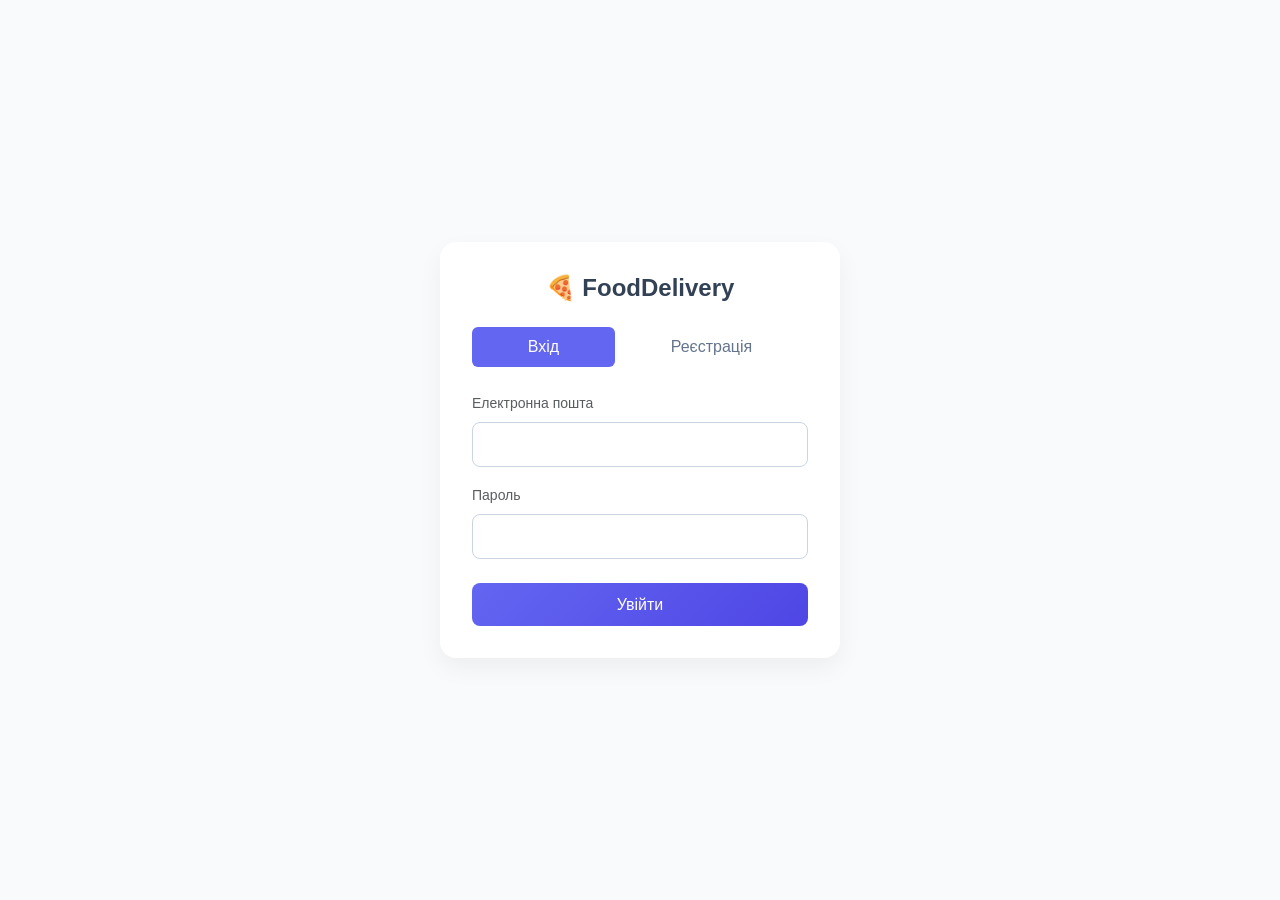
<file: wwwroot/client.html>
<!DOCTYPE html>
<html lang="uk">
<head>
    <meta charset="UTF-8">
    <meta name="viewport" content="width=device-width, initial-scale=1.0">
    <title>Меню - FoodDelivery</title>
    <link href="https://fonts.googleapis.com/css2?family=Inter:wght@400;500;600;700&display=swap" rel="stylesheet">
    <link href="https://cdn.jsdelivr.net/npm/bootstrap@5.3.0/dist/css/bootstrap.min.css" rel="stylesheet">
    <link rel="stylesheet" href="https://cdn.jsdelivr.net/npm/bootstrap-icons@1.11.1/font/bootstrap-icons.css">
    <link rel="stylesheet" href="css/site.css" />
</head>
<body class="bg-light">

    <nav class="navbar navbar-expand-lg custom-navbar mb-4 shadow-sm sticky-top">
        <div class="container">
            <a class="navbar-brand fw-bold d-flex align-items-center gap-2" href="#">
                <div class="logo-icon"><i class="bi bi-shop"></i></div>
                <span>FoodDelivery</span>
            </a>
            <div class="d-flex gap-3 align-items-center">
                <button class="btn btn-outline-primary position-relative" data-bs-toggle="offcanvas" data-bs-target="#cartOffcanvas">
                    <i class="bi bi-cart3"></i> Кошик
                    <span id="cart-badge" class="position-absolute top-0 start-100 translate-middle badge rounded-pill bg-danger d-none">
                        0
                    </span>
                </button>
                <button onclick="logout()" class="btn btn-outline-secondary btn-sm">Вийти</button>
            </div>
        </div>
    </nav>

    <div class="container mb-5">
        <h4 class="fw-bold mb-4">Наше меню</h4>
        <div class="row g-4" id="menu-container">
            <div class="text-center py-5"><div class="spinner-border text-primary" role="status"></div></div>
        </div>
    </div>

    <div class="offcanvas offcanvas-end" tabindex="-1" id="cartOffcanvas" aria-labelledby="cartOffcanvasLabel">
        <div class="offcanvas-header border-bottom">
            <h5 class="offcanvas-title fw-bold" id="cartOffcanvasLabel"><i class="bi bi-cart-check me-2"></i>Ваше замовлення</h5>
            <button type="button" class="btn-close" data-bs-dismiss="offcanvas" aria-label="Close"></button>
        </div>
        <div class="offcanvas-body d-flex flex-column">
            
            <div id="cart-items" class="flex-grow-1 overflow-auto mb-3">
                <p class="text-muted text-center mt-4">Кошик порожній</p>
            </div>

            <div class="border-top pt-3" id="checkout-form-container" style="display: none;">
                <h5 class="d-flex justify-content-between fw-bold mb-3">
                    <span>Разом:</span>
                    <span id="cart-total" class="text-primary">0.00 ₴</span>
                </h5>
                <form action="javascript:void(0);" onsubmit="placeOrder()">
                    <div class="mb-2">
                        <label class="form-label small text-muted">АДРЕСА ДОСТАВКИ</label>
                        <input type="text" class="form-control custom-input" id="order-address" required placeholder="Вул. Хрещатик, 1">
                    </div>
                    <div class="mb-3">
                        <label class="form-label small text-muted">КОМЕНТАР ДЛЯ КУХАРЯ</label>
                        <textarea class="form-control custom-input" id="order-comment" rows="2" placeholder="Наприклад: без цибулі"></textarea>
                    </div>
                    <button type="submit" class="btn btn-primary-custom w-100 py-2 fs-5">Оформити замовлення</button>
                </form>
            </div>
            
        </div>
    </div>

    <script src="https://cdn.jsdelivr.net/npm/bootstrap@5.3.0/dist/js/bootstrap.bundle.min.js"></script>
    <script src="js/client.js"></script>
</body>
</html>
</file>
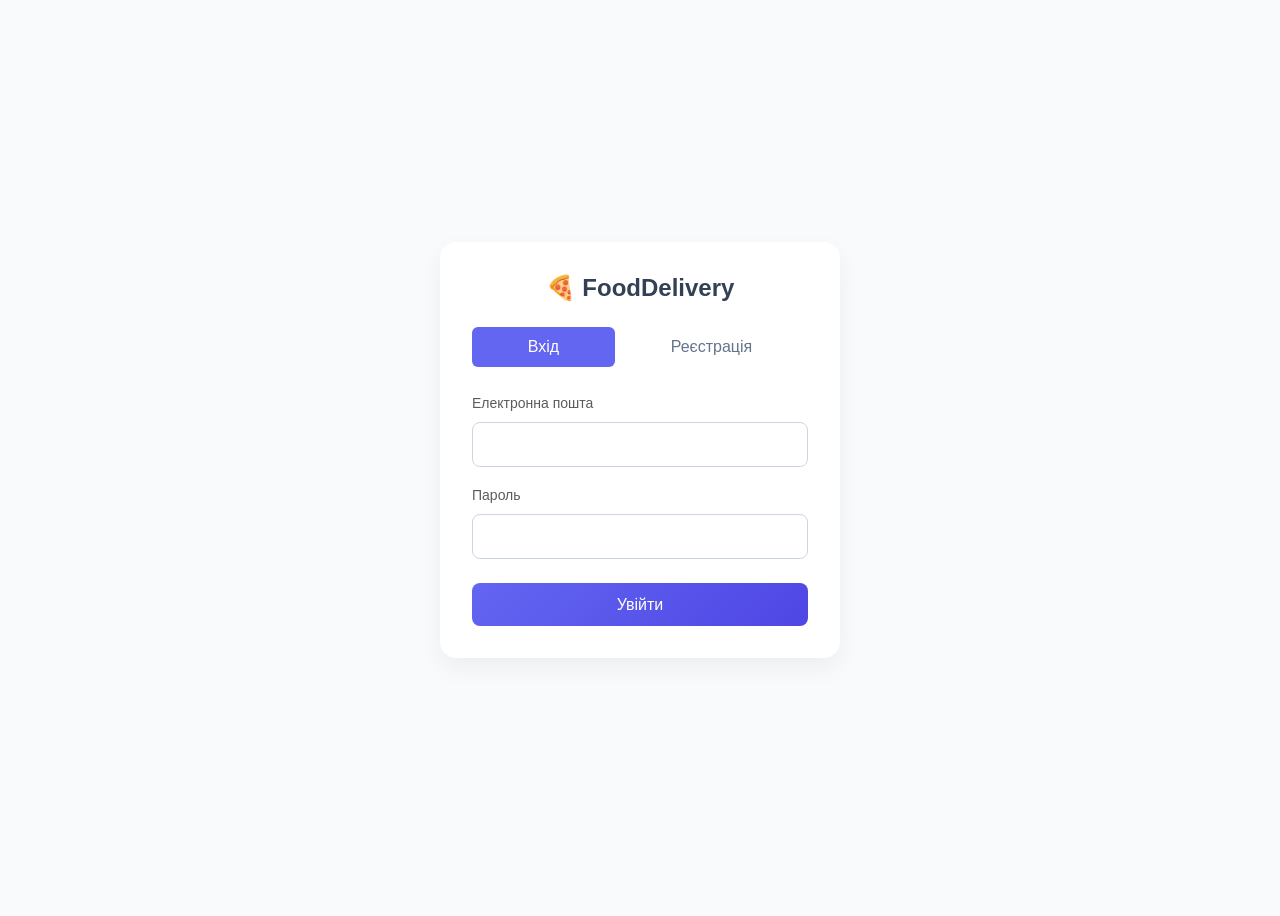
<file: wwwroot/courier.html>
<!DOCTYPE html>
<html lang="uk">
<head>
    <meta charset="UTF-8">
    <meta name="viewport" content="width=device-width, initial-scale=1.0">
    <title>Панель Кур'єра</title>
    <link href="https://fonts.googleapis.com/css2?family=Inter:wght@400;500;600;700&display=swap" rel="stylesheet">
    <link href="https://cdn.jsdelivr.net/npm/bootstrap@5.3.0/dist/css/bootstrap.min.css" rel="stylesheet">
    <link rel="stylesheet" href="https://cdn.jsdelivr.net/npm/bootstrap-icons@1.11.1/font/bootstrap-icons.css">
    <link rel="stylesheet" href="css/site.css" />
</head>
<body class="bg-light">

    <nav class="navbar custom-navbar shadow-sm sticky-top">
        <div class="container-fluid px-3 d-flex justify-content-between align-items-center">
            <span class="navbar-brand fw-bold mb-0"><i class="bi bi-bicycle text-primary me-2"></i>Доставка</span>
            <button onclick="logout()" class="btn btn-outline-danger btn-sm">Вийти</button>
        </div>
    </nav>

    <div class="container mt-3 mb-5 pb-5">
        
        <ul class="nav nav-pills nav-fill mb-4 bg-white rounded shadow-sm p-1" id="courierTabs">
            <li class="nav-item">
                <a class="nav-link active" id="available-tab" data-bs-toggle="pill" href="#available" onclick="loadAvailableOrders()">Вільні</a>
            </li>
            <li class="nav-item">
                <a class="nav-link" id="my-tab" data-bs-toggle="pill" href="#my-orders" onclick="loadMyOrders()">В роботі</a>
            </li>
        </ul>

        <div class="tab-content">
            <div class="tab-pane fade show active" id="available">
                <div id="available-list" class="d-flex flex-column gap-3">
                    <div class="text-center py-5 text-muted">Шукаємо нові замовлення...</div>
                </div>
            </div>

            <div class="tab-pane fade" id="my-orders">
                <div id="my-list" class="d-flex flex-column gap-3"></div>
            </div>
        </div>

    </div>

    <script src="https://cdn.jsdelivr.net/npm/bootstrap@5.3.0/dist/js/bootstrap.bundle.min.js"></script>
    <script src="js/courier.js"></script>
</body>
</html>
</file>
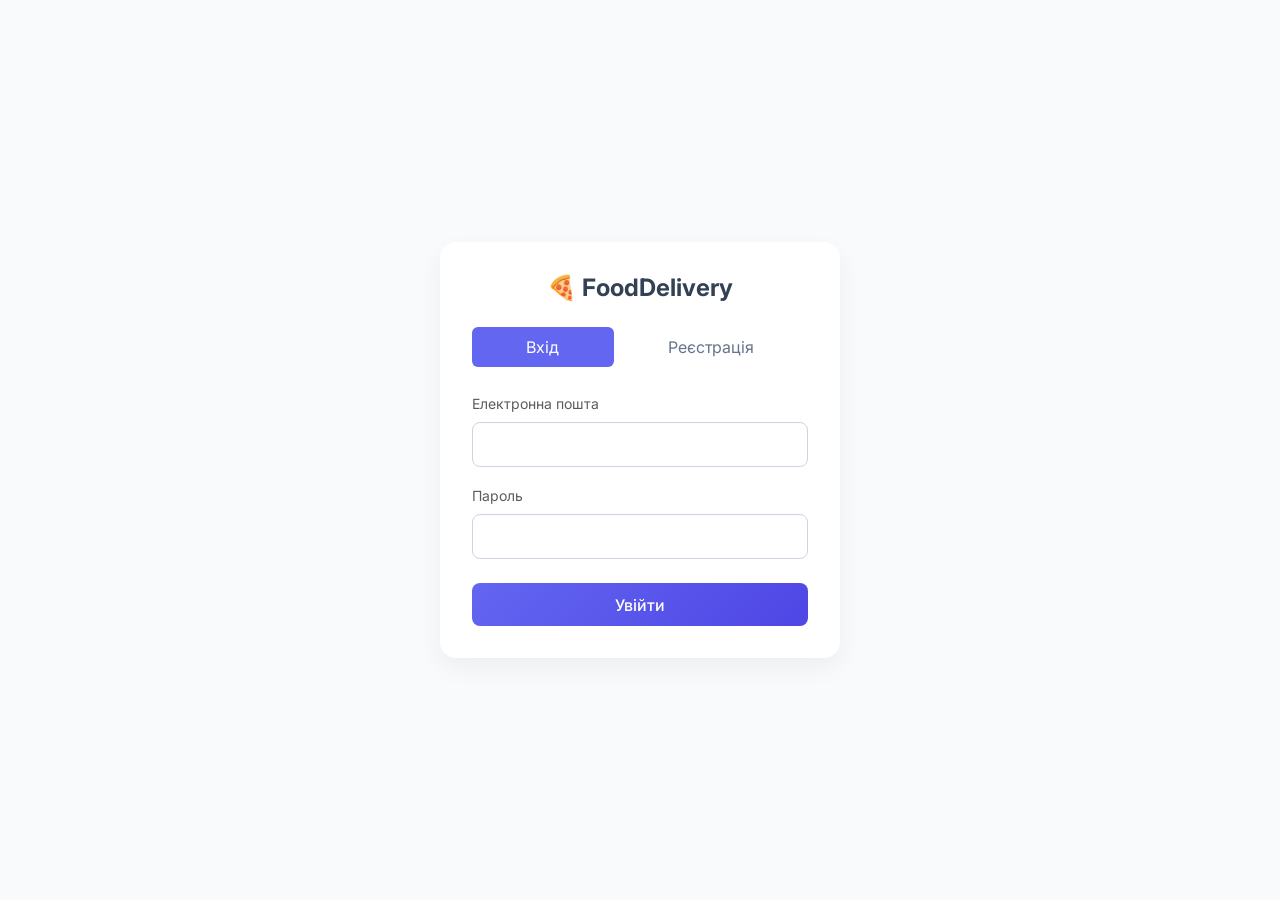
<file: wwwroot/dishes.html>
<!DOCTYPE html>
<html lang="uk">
<head>
    <meta charset="UTF-8">
    <meta name="viewport" content="width=device-width, initial-scale=1.0">
    <title>Страви - FoodDelivery</title>
    <link href="https://fonts.googleapis.com/css2?family=Inter:wght@400;500;600;700&display=swap" rel="stylesheet">
    <link href="https://cdn.jsdelivr.net/npm/bootstrap@5.3.0/dist/css/bootstrap.min.css" rel="stylesheet">
    <link rel="stylesheet" href="https://cdn.jsdelivr.net/npm/bootstrap-icons@1.11.1/font/bootstrap-icons.css">
    <link rel="stylesheet" href="css/site.css" />
</head>
<body class="bg-light">

    <nav class="navbar navbar-expand-lg custom-navbar mb-4 shadow-sm">
        <div class="container-fluid px-4">
            <a class="navbar-brand fw-bold d-flex align-items-center gap-2" href="#">
                <div class="logo-icon"><i class="bi bi-egg-fried"></i></div>
                <span>Адмін: Страви</span>
            </a>
            <div class="d-flex gap-3">
                <a href="index.html" class="btn btn-outline-secondary btn-sm">Категорії</a>
                <button onclick="logout()" class="btn btn-outline-danger btn-sm">Вийти</button>
            </div>
        </div>
    </nav>

    <div class="container-fluid px-4">
        <div class="row g-4">
            
            <div class="col-lg-4 col-xl-3">
                <div class="modern-card">
                    <div class="card-header-custom">
                        <h6 class="mb-0 fw-bold" id="form-title"><i class="bi bi-plus-circle me-2"></i>Додати страву</h6>
                    </div>
                    <div class="card-body-custom">
                        <form action="javascript:void(0);" onsubmit="saveDish()">
                            <input type="hidden" id="dish-id" value="0">
                            
                            <div class="mb-3">
                                <label class="form-label text-muted small fw-semibold">КАТЕГОРІЯ</label>
                                <select id="dish-category" class="form-select custom-input" required></select>
                            </div>
                            <div class="mb-3">
                                <label class="form-label text-muted small fw-semibold">НАЗВА СТРАВИ</label>
                                <input type="text" class="form-control custom-input" id="dish-name" required>
                            </div>
                            <div class="mb-3">
                                <label class="form-label text-muted small fw-semibold">ОПИС</label>
                                <textarea class="form-control custom-input" id="dish-desc" rows="2" required></textarea>
                            </div>
                            <div class="mb-4">
                                <label class="form-label text-muted small fw-semibold">ПОТОЧНА ЦІНА (₴)</label>
                                <input type="number" step="0.01" class="form-control custom-input" id="dish-price" required>
                            </div>
                            
                            <div class="d-flex gap-2">
                                <button type="button" class="btn btn-light w-50" id="btn-cancel" style="display:none;" onclick="resetForm()">Скасувати</button>
                                <button type="submit" class="btn btn-primary-custom w-100" id="btn-submit">Зберегти страву</button>
                            </div>
                        </form>
                    </div>
                </div>
            </div>

            <div class="col-lg-8 col-xl-9">
                <div class="modern-card">
                    <div class="table-responsive">
                        <table class="table custom-table align-middle mb-0">
                            <thead>
                                <tr>
                                    <th width="20%" class="ps-4">Категорія</th>
                                    <th width="25%">Назва</th>
                                    <th width="25%">Опис</th>
                                    <th width="15%">Ціна</th>
                                    <th width="15%" class="text-end pe-4">Дії</th>
                                </tr>
                            </thead>
                            <tbody id="dishes-list"></tbody>
                        </table>
                    </div>
                </div>
            </div>
        </div>
    </div>

    <div class="toast-container position-fixed bottom-0 end-0 p-3">
        <div id="liveToast" class="toast" role="alert">
            <div class="toast-header text-white bg-success border-0" id="toastHeader">
                <strong class="me-auto" id="toastTitle">Сповіщення</strong>
                <button type="button" class="btn-close btn-close-white" data-bs-dismiss="toast"></button>
            </div>
            <div class="toast-body bg-white" id="toastMessage"></div>
        </div>
    </div>

    <script src="https://cdn.jsdelivr.net/npm/bootstrap@5.3.0/dist/js/bootstrap.bundle.min.js"></script>
    <script src="js/dishes.js"></script>
</body>
</html>
</file>
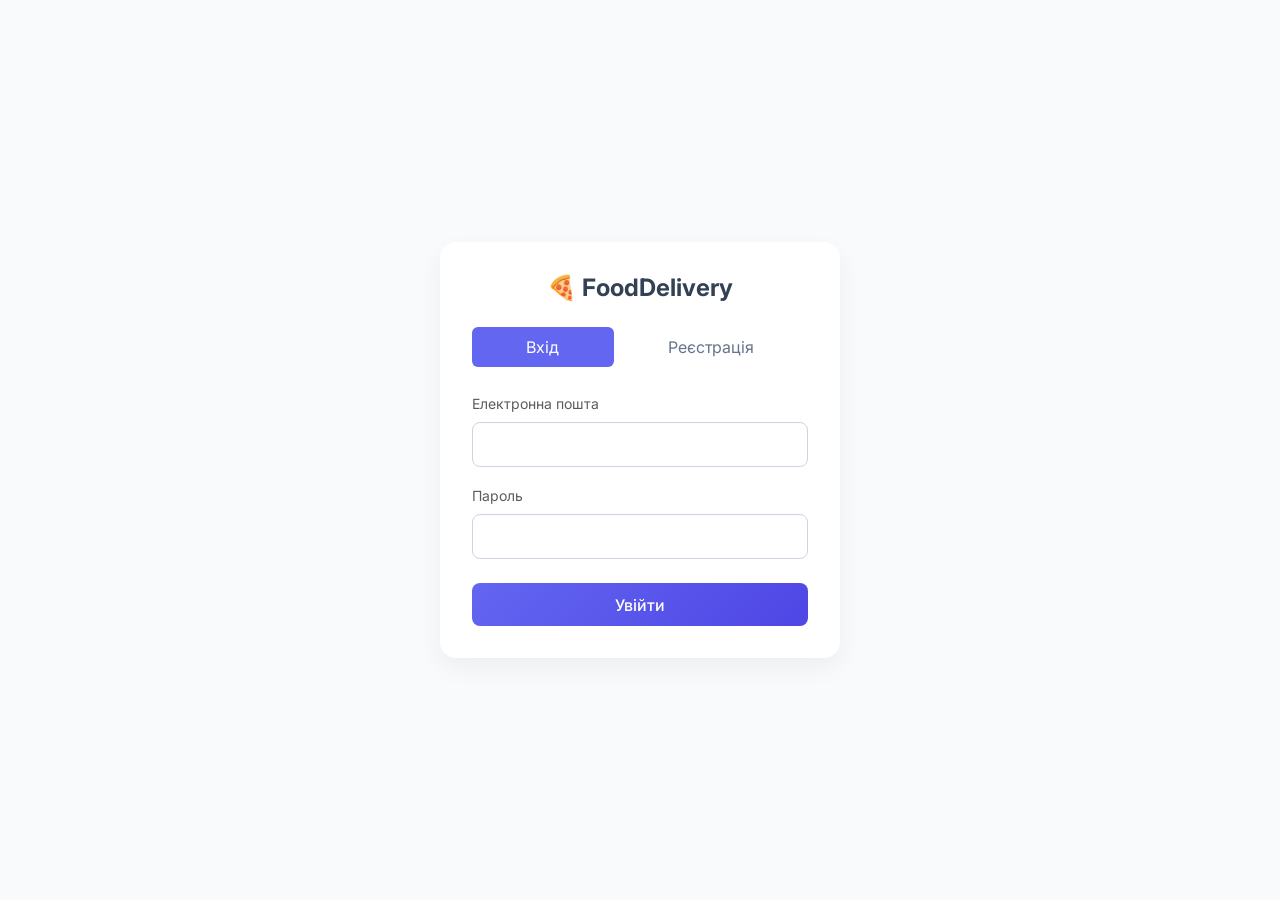
<file: wwwroot/login.html>
<!DOCTYPE html>
<html lang="uk">
<head>
    <meta charset="UTF-8">
    <meta name="viewport" content="width=device-width, initial-scale=1.0">
    <title>Вхід - Food Delivery</title>
    <link href="https://fonts.googleapis.com/css2?family=Inter:wght@400;500;600&display=swap" rel="stylesheet">
    <link href="https://cdn.jsdelivr.net/npm/bootstrap@5.3.0/dist/css/bootstrap.min.css" rel="stylesheet">
    <link rel="stylesheet" href="css/site.css" />
    <style>
        body { background-color: #f8fafc; display: flex; align-items: center; justify-content: center; height: 100vh; }
        .auth-card { background: white; padding: 2rem; border-radius: 16px; box-shadow: 0 10px 25px rgba(0,0,0,0.05); width: 100%; max-width: 400px; }
        .nav-pills .nav-link.active { background-color: #6366f1; }
        .nav-link { color: #64748b; cursor: pointer; }
    </style>
</head>
<body>

    <div class="auth-card">
        <h4 class="text-center fw-bold mb-4">🍕 FoodDelivery</h4>
        
        <ul class="nav nav-pills nav-fill mb-4" id="authTab" role="tablist">
            <li class="nav-item">
                <a class="nav-link active" id="login-tab" data-bs-toggle="pill" href="#login" role="tab">Вхід</a>
            </li>
            <li class="nav-item">
                <a class="nav-link" id="register-tab" data-bs-toggle="pill" href="#register" role="tab">Реєстрація</a>
            </li>
        </ul>

        <div class="tab-content" id="authTabContent">
            <div class="tab-pane fade show active" id="login" role="tabpanel">
                <form action="javascript:void(0);" onsubmit="loginUser()">
                    <div class="mb-3">
                        <label class="form-label small text-muted">Електронна пошта</label>
                        <input type="email" id="login-email" class="form-control custom-input" required>
                    </div>
                    <div class="mb-4">
                        <label class="form-label small text-muted">Пароль</label>
                        <input type="password" id="login-password" class="form-control custom-input" required>
                    </div>
                    <button type="submit" class="btn btn-primary-custom w-100">Увійти</button>
                </form>
            </div>

            <div class="tab-pane fade" id="register" role="tabpanel">
                <form action="javascript:void(0);" onsubmit="registerUser()">
                    <div class="mb-2">
                        <input type="text" id="reg-name" class="form-control custom-input" placeholder="ПІБ" required>
                    </div>
                    <div class="mb-2">
                        <input type="tel" id="reg-phone" class="form-control custom-input" placeholder="Телефон" required>
                    </div>
                    <div class="mb-2">
                        <input type="email" id="reg-email" class="form-control custom-input" placeholder="Email" required>
                    </div>
                    <div class="mb-3">
                        <input type="password" id="reg-password" class="form-control custom-input" placeholder="Пароль" required>
                    </div>
                    <div class="mb-3">
                        <select id="reg-role" class="form-control custom-input">
                            <option value="Client">Я Клієнт</option>
                            <option value="Courier">Я Кур'єр</option>
                            <option value="Admin">Я Адміністратор</option>
                        </select>
                    </div>
                    <button type="submit" class="btn btn-primary-custom w-100">Зареєструватися</button>
                </form>
            </div>
        </div>
    </div>

    <script src="https://cdn.jsdelivr.net/npm/bootstrap@5.3.0/dist/js/bootstrap.bundle.min.js"></script>
    <script src="js/auth.js"></script>
</body>
</html>
</file>
<file: wwwroot/css/site.css>
/* Базові налаштування */
body {
    font-family: 'Inter', sans-serif;
    background-color: #f8fafc; /* Дуже світлий сіро-синій відтінок */
    color: #334155;
}

/* Навігація */
.custom-navbar {
    background-color: #ffffff;
    border-bottom: 1px solid #e2e8f0;
}
.logo-icon {
    background: linear-gradient(135deg, #6366f1 0%, #4f46e5 100%);
    color: white;
    width: 35px;
    height: 35px;
    border-radius: 10px;
    display: flex;
    align-items: center;
    justify-content: center;
    font-size: 1.2rem;
}

/* Картки (Контейнери) */
.modern-card {
    background: #ffffff;
    border-radius: 16px;
    box-shadow: 0 4px 6px -1px rgba(0, 0, 0, 0.05), 0 2px 4px -1px rgba(0, 0, 0, 0.03);
    border: 1px solid #f1f5f9;
    overflow: hidden;
    transition: transform 0.2s ease, box-shadow 0.2s ease;
}
.modern-card:hover {
    box-shadow: 0 10px 15px -3px rgba(0, 0, 0, 0.05), 0 4px 6px -2px rgba(0, 0, 0, 0.025);
}
.card-header-custom {
    padding: 1.25rem 1.5rem;
    background-color: #f8fafc;
    border-bottom: 1px solid #f1f5f9;
}
.card-body-custom {
    padding: 1.5rem;
}

/* Інпути та Кнопки */
.custom-input {
    border-radius: 8px;
    border: 1px solid #cbd5e1;
    padding: 0.6rem 1rem;
    box-shadow: inset 0 1px 2px rgba(0,0,0,0.01);
}
.custom-input:focus {
    border-color: #6366f1;
    box-shadow: 0 0 0 0.25rem rgba(99, 102, 241, 0.15);
}
.btn-primary-custom {
    background: linear-gradient(135deg, #6366f1 0%, #4f46e5 100%);
    color: white;
    border: none;
    border-radius: 8px;
    padding: 0.6rem 1rem;
    font-weight: 500;
    transition: all 0.3s ease;
}
.btn-primary-custom:hover {
    background: linear-gradient(135deg, #4f46e5 0%, #4338ca 100%);
    transform: translateY(-1px);
    box-shadow: 0 4px 12px rgba(79, 70, 229, 0.3);
}

/* Таблиця */
.custom-table {
    --bs-table-bg: transparent;
}
.custom-table thead th {
    background-color: #f8fafc;
    color: #64748b;
    font-weight: 600;
    font-size: 0.85rem;
    text-transform: uppercase;
    letter-spacing: 0.5px;
    border-bottom: 2px solid #e2e8f0;
    padding: 1rem;
}
.custom-table tbody td {
    padding: 1rem;
    color: #475569;
    border-bottom: 1px solid #f1f5f9;
}
.custom-table tbody tr:hover {
    background-color: #f8fafc;
}

/* Кнопки дій в таблиці */
.action-btn {
    border-radius: 6px;
    padding: 0.4rem 0.75rem;
    font-size: 0.875rem;
    font-weight: 500;
    transition: all 0.2s;
}
.edit-btn {
    color: #0ea5e9;
    background-color: #e0f2fe;
    border: none;
}
.edit-btn:hover {
    background-color: #bae6fd;
    color: #0369a1;
}
.delete-btn {
    color: #ef4444;
    background-color: #fee2e2;
    border: none;
}
.delete-btn:hover {
    background-color: #fecaca;
    color: #b91c1c;
}
</file>
